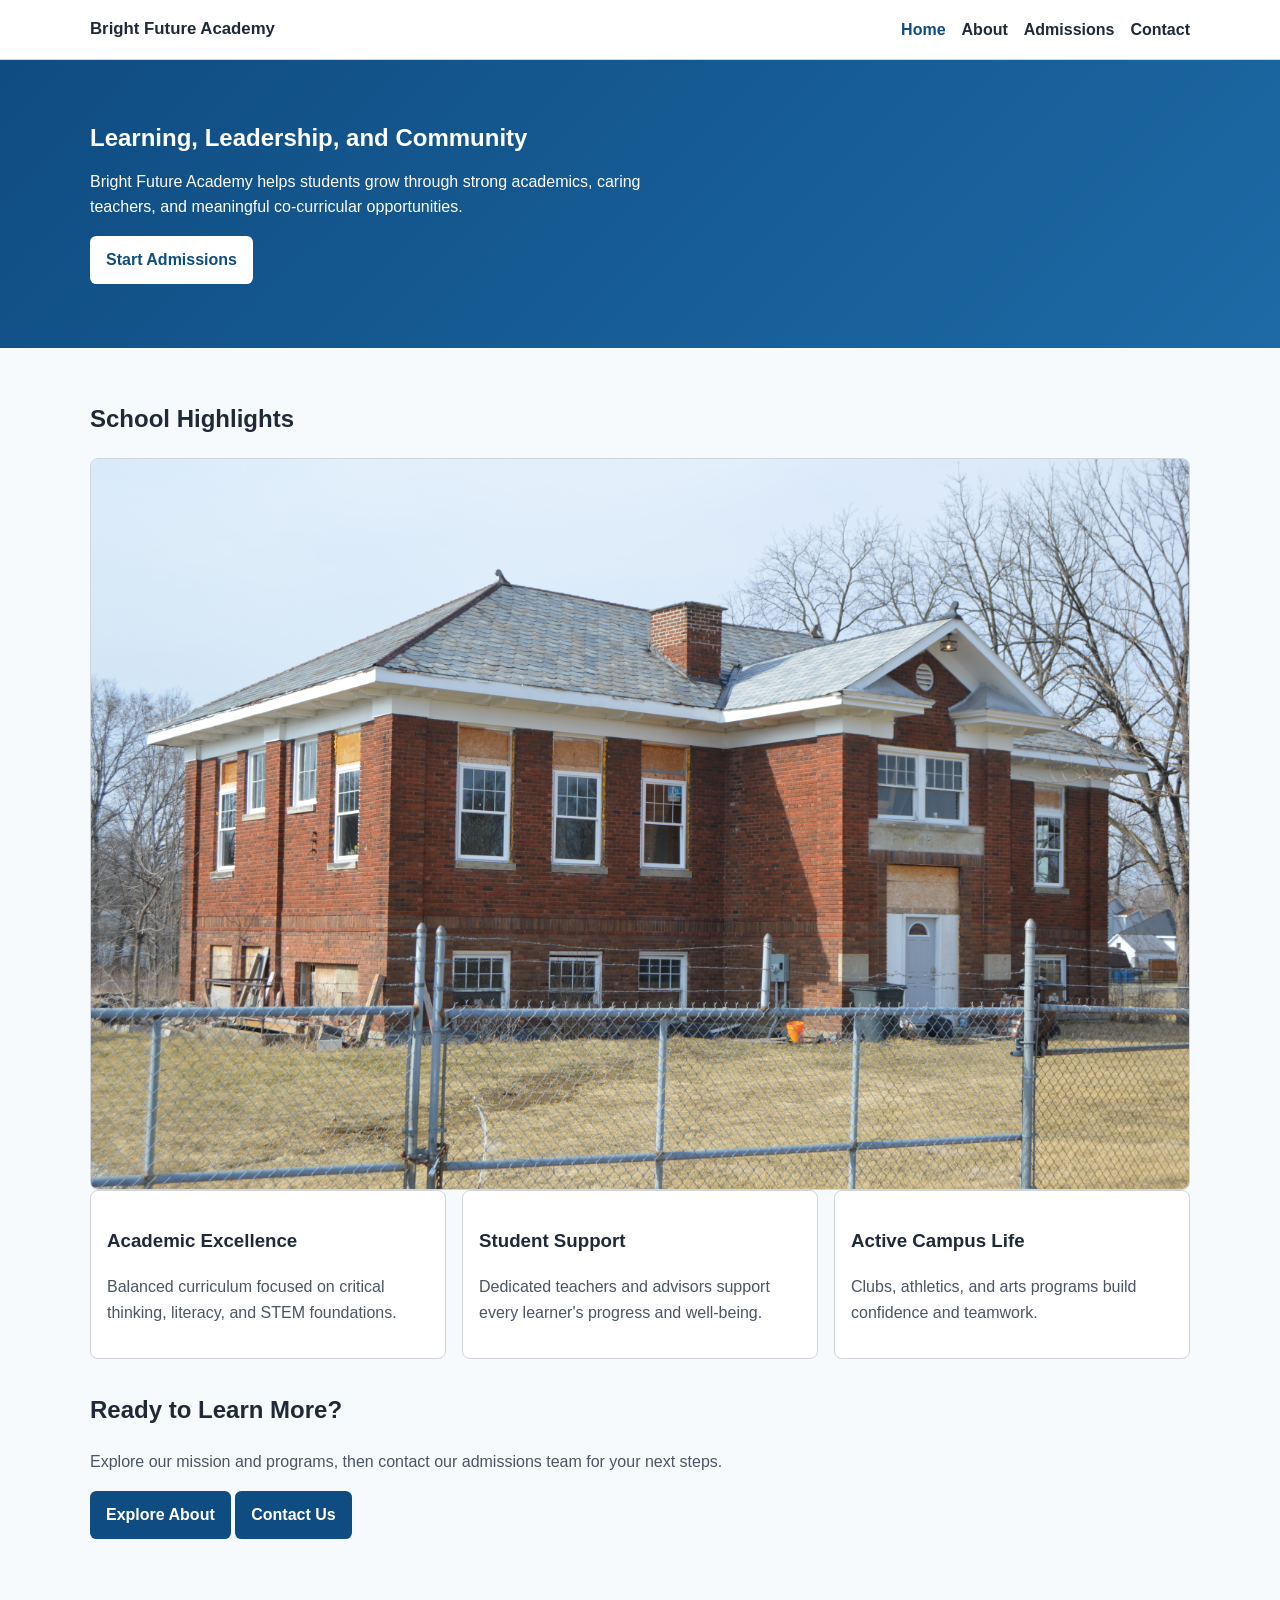
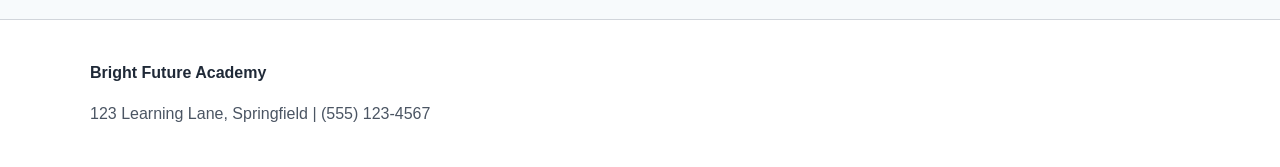
<file: index.html>
<!doctype html>
<html lang="en">
  <head>
    <meta charset="UTF-8" />
    <meta name="viewport" content="width=device-width, initial-scale=1.0" />
    <meta
      name="description"
      content="Welcome to Bright Future Academy. Discover our programs, admissions process, and how to contact us."
    />
    <title>Bright Future Academy | Home</title>
    <link rel="stylesheet" href="assets/css/styles.css" />
  </head>
  <body>
    <a class="skip-link" href="#main-content">Skip to main content</a>
    <header class="site-header">
      <div class="container header-row">
        <a class="brand" href="index.html">Bright Future Academy</a>
        <button
          class="menu-toggle"
          type="button"
          aria-expanded="false"
          aria-controls="site-nav"
        >
          Menu
        </button>
        <nav id="site-nav" class="site-nav" aria-label="Primary navigation">
          <ul>
            <li><a href="index.html" aria-current="page">Home</a></li>
            <li><a href="about.html">About</a></li>
            <li><a href="admissions.html">Admissions</a></li>
            <li><a href="contact.html">Contact</a></li>
          </ul>
        </nav>
      </div>
    </header>

    <section class="hero" aria-labelledby="hero-heading">
      <div class="container">
        <h1 id="hero-heading">Learning, Leadership, and Community</h1>
        <p>
          Bright Future Academy helps students grow through strong academics,
          caring teachers, and meaningful co-curricular opportunities.
        </p>
        <a class="button secondary" href="admissions.html">Start Admissions</a>
      </div>
    </section>

    <main id="main-content">
      <div class="container">
        <section class="section" aria-labelledby="highlights-heading">
          <h2 id="highlights-heading">School Highlights</h2>
          <img
            class="feature-image"
            src="assets/images/school-building.jpg"
            alt="Historic school building exterior representing campus life"
          />
          <div class="grid">
            <article class="card">
              <h3>Academic Excellence</h3>
              <p class="muted">
                Balanced curriculum focused on critical thinking, literacy, and
                STEM foundations.
              </p>
            </article>
            <article class="card">
              <h3>Student Support</h3>
              <p class="muted">
                Dedicated teachers and advisors support every learner's
                progress and well-being.
              </p>
            </article>
            <article class="card">
              <h3>Active Campus Life</h3>
              <p class="muted">
                Clubs, athletics, and arts programs build confidence and
                teamwork.
              </p>
            </article>
          </div>
        </section>

        <section class="section" aria-labelledby="next-steps-heading">
          <h2 id="next-steps-heading">Ready to Learn More?</h2>
          <p class="muted">
            Explore our mission and programs, then contact our admissions team
            for your next steps.
          </p>
          <p>
            <a class="button" href="about.html">Explore About</a>
            <a class="button" href="contact.html">Contact Us</a>
          </p>
        </section>
      </div>
    </main>

    <footer class="site-footer">
      <div class="container">
        <p><strong>Bright Future Academy</strong></p>
        <p class="muted">123 Learning Lane, Springfield | (555) 123-4567</p>
      </div>
    </footer>
    <script src="assets/js/main.js"></script>
  </body>
</html>
</file>
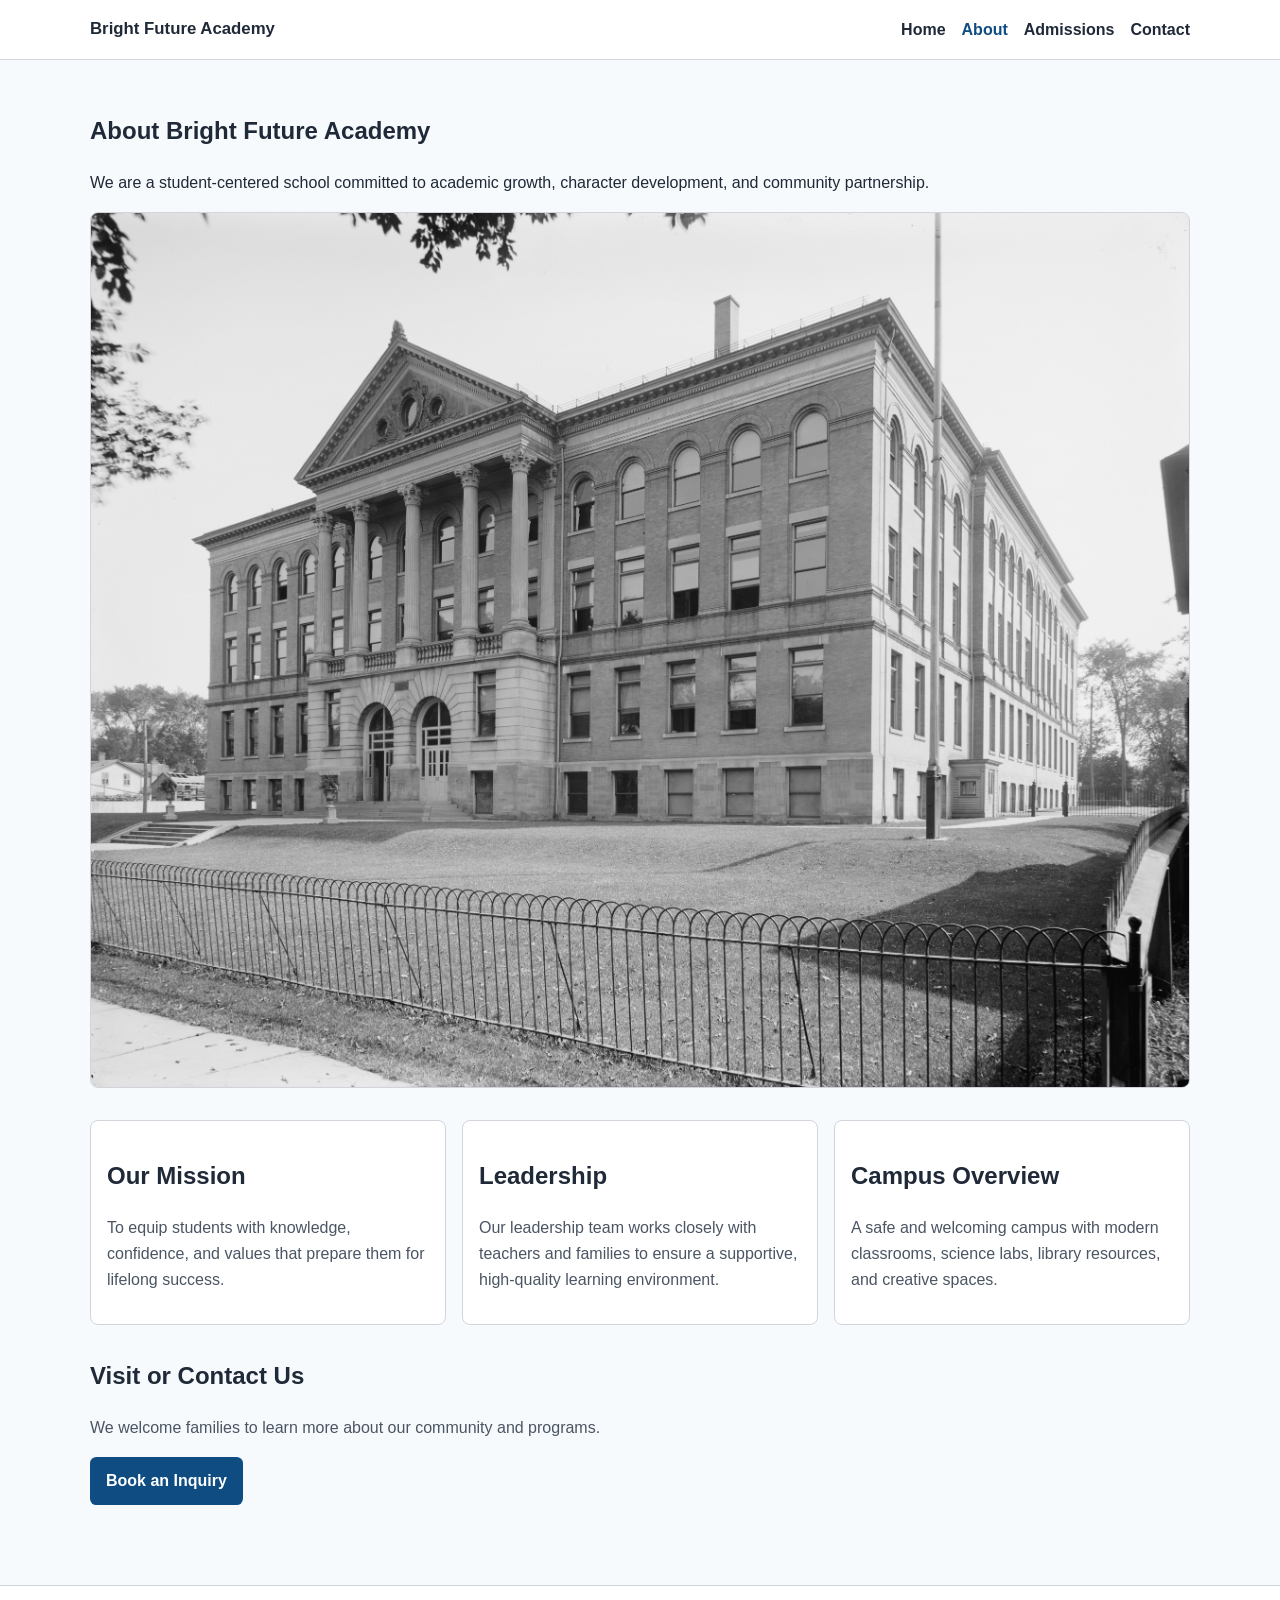
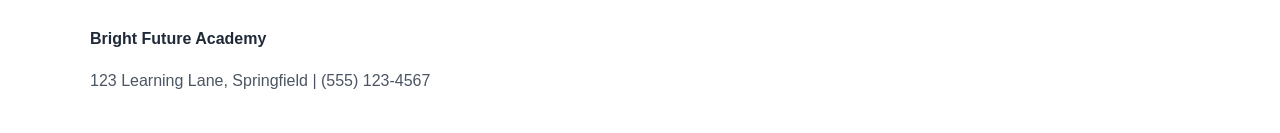
<file: about.html>
<!doctype html>
<html lang="en">
  <head>
    <meta charset="UTF-8" />
    <meta name="viewport" content="width=device-width, initial-scale=1.0" />
    <meta
      name="description"
      content="Learn about Bright Future Academy's mission, leadership, and campus life."
    />
    <title>Bright Future Academy | About</title>
    <link rel="stylesheet" href="assets/css/styles.css" />
  </head>
  <body>
    <a class="skip-link" href="#main-content">Skip to main content</a>
    <header class="site-header">
      <div class="container header-row">
        <a class="brand" href="index.html">Bright Future Academy</a>
        <button
          class="menu-toggle"
          type="button"
          aria-expanded="false"
          aria-controls="site-nav"
        >
          Menu
        </button>
        <nav id="site-nav" class="site-nav" aria-label="Primary navigation">
          <ul>
            <li><a href="index.html">Home</a></li>
            <li><a href="about.html" aria-current="page">About</a></li>
            <li><a href="admissions.html">Admissions</a></li>
            <li><a href="contact.html">Contact</a></li>
          </ul>
        </nav>
      </div>
    </header>

    <main id="main-content">
      <div class="container">
        <section class="section" aria-labelledby="about-heading">
          <h1 id="about-heading">About Bright Future Academy</h1>
          <p>
            We are a student-centered school committed to academic growth,
            character development, and community partnership.
          </p>
          <img
            class="feature-image"
            src="assets/images/academy-building.jpg"
            alt="School academy facade showing traditional architecture"
          />
        </section>

        <section class="section grid" aria-labelledby="mission-heading">
          <article class="card">
            <h2 id="mission-heading">Our Mission</h2>
            <p class="muted">
              To equip students with knowledge, confidence, and values that
              prepare them for lifelong success.
            </p>
          </article>
          <article class="card">
            <h2>Leadership</h2>
            <p class="muted">
              Our leadership team works closely with teachers and families to
              ensure a supportive, high-quality learning environment.
            </p>
          </article>
          <article class="card">
            <h2>Campus Overview</h2>
            <p class="muted">
              A safe and welcoming campus with modern classrooms, science labs,
              library resources, and creative spaces.
            </p>
          </article>
        </section>

        <section class="section" aria-labelledby="cta-heading">
          <h2 id="cta-heading">Visit or Contact Us</h2>
          <p class="muted">
            We welcome families to learn more about our community and programs.
          </p>
          <p><a class="button" href="contact.html">Book an Inquiry</a></p>
        </section>
      </div>
    </main>

    <footer class="site-footer">
      <div class="container">
        <p><strong>Bright Future Academy</strong></p>
        <p class="muted">123 Learning Lane, Springfield | (555) 123-4567</p>
      </div>
    </footer>
    <script src="assets/js/main.js"></script>
  </body>
</html>
</file>
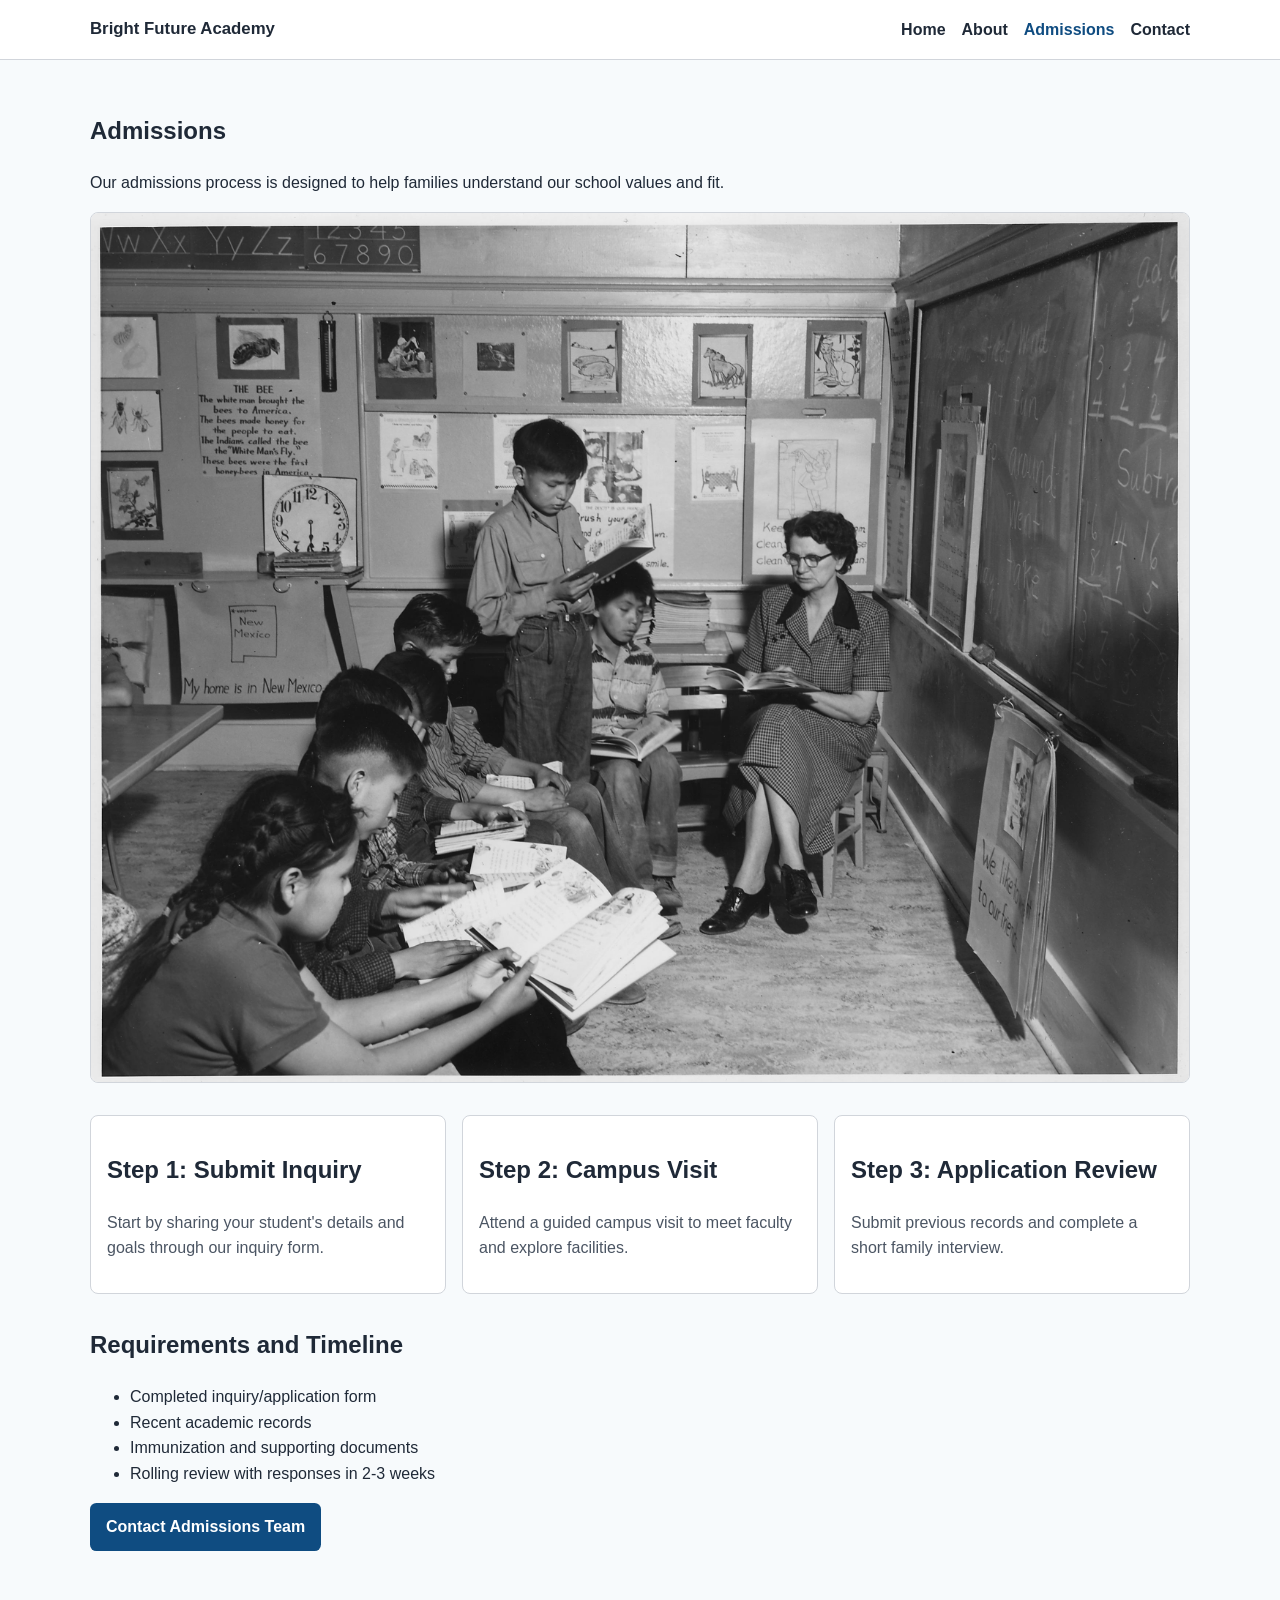
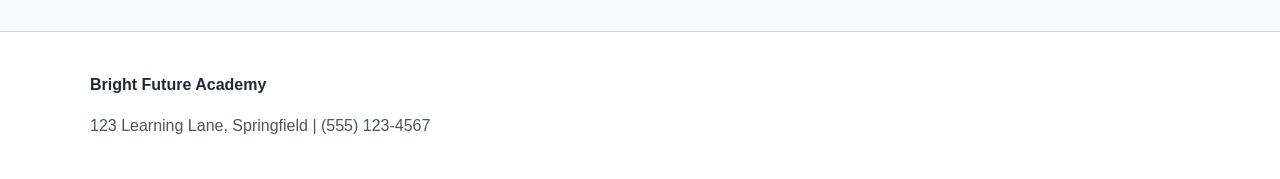
<file: admissions.html>
<!doctype html>
<html lang="en">
  <head>
    <meta charset="UTF-8" />
    <meta name="viewport" content="width=device-width, initial-scale=1.0" />
    <meta
      name="description"
      content="Review Bright Future Academy's admissions process, requirements, and timeline."
    />
    <title>Bright Future Academy | Admissions</title>
    <link rel="stylesheet" href="assets/css/styles.css" />
  </head>
  <body>
    <a class="skip-link" href="#main-content">Skip to main content</a>
    <header class="site-header">
      <div class="container header-row">
        <a class="brand" href="index.html">Bright Future Academy</a>
        <button
          class="menu-toggle"
          type="button"
          aria-expanded="false"
          aria-controls="site-nav"
        >
          Menu
        </button>
        <nav id="site-nav" class="site-nav" aria-label="Primary navigation">
          <ul>
            <li><a href="index.html">Home</a></li>
            <li><a href="about.html">About</a></li>
            <li><a href="admissions.html" aria-current="page">Admissions</a></li>
            <li><a href="contact.html">Contact</a></li>
          </ul>
        </nav>
      </div>
    </header>

    <main id="main-content">
      <div class="container">
        <section class="section" aria-labelledby="admissions-heading">
          <h1 id="admissions-heading">Admissions</h1>
          <p>
            Our admissions process is designed to help families understand our
            school values and fit.
          </p>
          <img
            class="feature-image"
            src="assets/images/classroom-students.jpg"
            alt="Teacher and students in a classroom setting"
          />
        </section>

        <section class="section grid" aria-labelledby="process-heading">
          <article class="card">
            <h2 id="process-heading">Step 1: Submit Inquiry</h2>
            <p class="muted">
              Start by sharing your student's details and goals through our
              inquiry form.
            </p>
          </article>
          <article class="card">
            <h2>Step 2: Campus Visit</h2>
            <p class="muted">
              Attend a guided campus visit to meet faculty and explore
              facilities.
            </p>
          </article>
          <article class="card">
            <h2>Step 3: Application Review</h2>
            <p class="muted">
              Submit previous records and complete a short family interview.
            </p>
          </article>
        </section>

        <section class="section" aria-labelledby="requirements-heading">
          <h2 id="requirements-heading">Requirements and Timeline</h2>
          <ul>
            <li>Completed inquiry/application form</li>
            <li>Recent academic records</li>
            <li>Immunization and supporting documents</li>
            <li>Rolling review with responses in 2-3 weeks</li>
          </ul>
          <p>
            <a class="button" href="contact.html">Contact Admissions Team</a>
          </p>
        </section>
      </div>
    </main>

    <footer class="site-footer">
      <div class="container">
        <p><strong>Bright Future Academy</strong></p>
        <p class="muted">123 Learning Lane, Springfield | (555) 123-4567</p>
      </div>
    </footer>
    <script src="assets/js/main.js"></script>
  </body>
</html>
</file>
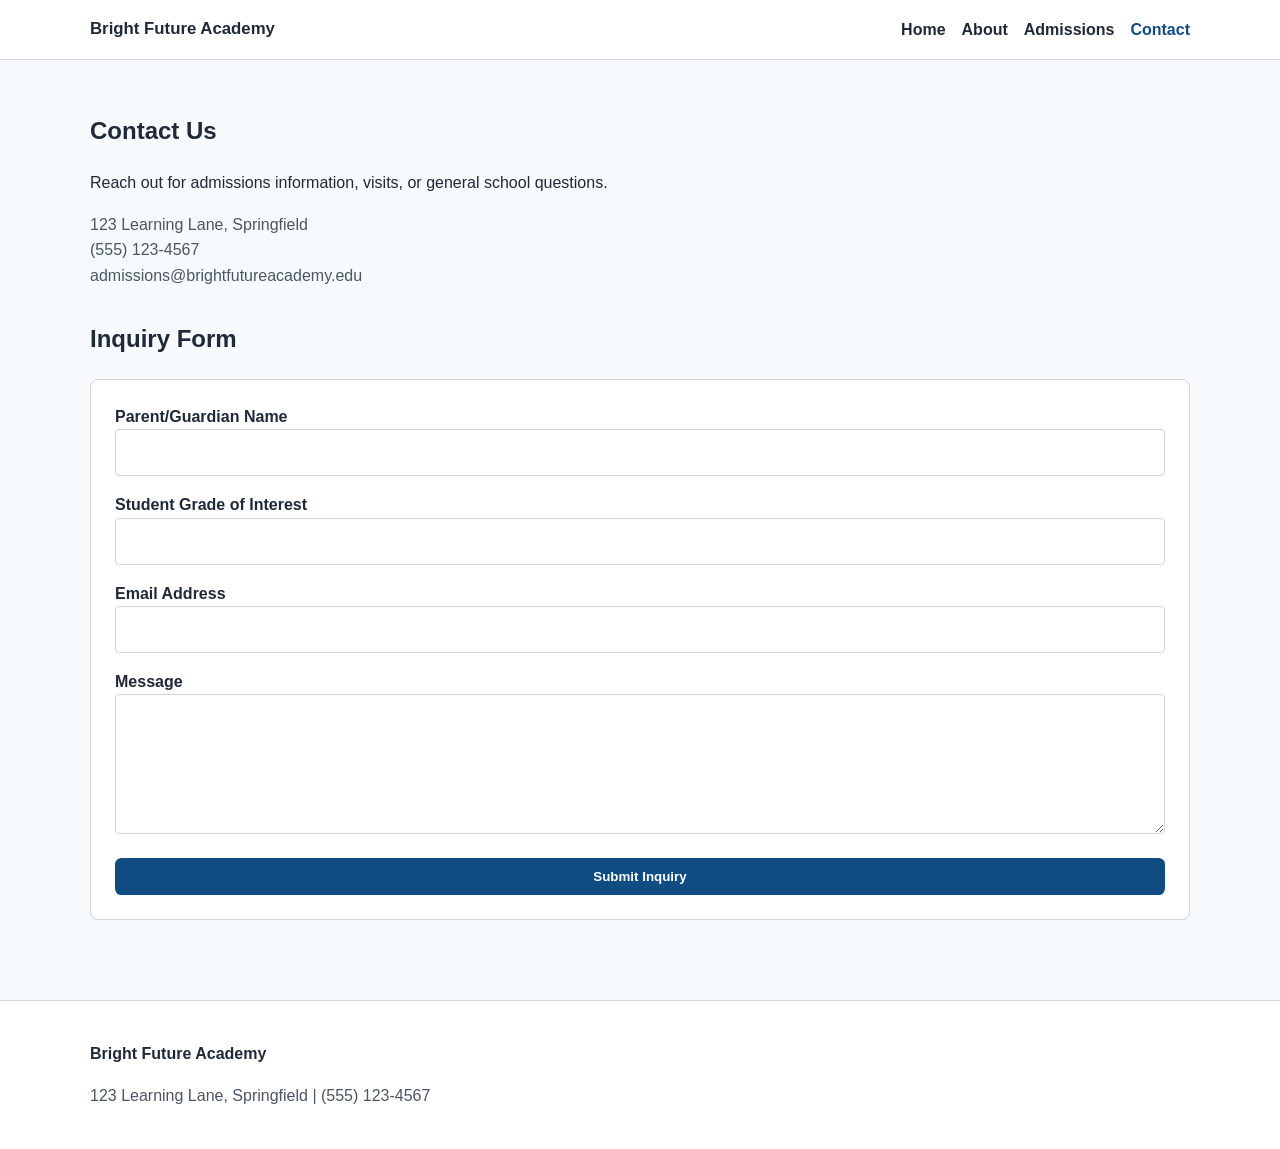
<file: contact.html>
<!doctype html>
<html lang="en">
  <head>
    <meta charset="UTF-8" />
    <meta name="viewport" content="width=device-width, initial-scale=1.0" />
    <meta
      name="description"
      content="Contact Bright Future Academy for admissions and general inquiries."
    />
    <title>Bright Future Academy | Contact</title>
    <link rel="stylesheet" href="assets/css/styles.css" />
  </head>
  <body>
    <a class="skip-link" href="#main-content">Skip to main content</a>
    <header class="site-header">
      <div class="container header-row">
        <a class="brand" href="index.html">Bright Future Academy</a>
        <button
          class="menu-toggle"
          type="button"
          aria-expanded="false"
          aria-controls="site-nav"
        >
          Menu
        </button>
        <nav id="site-nav" class="site-nav" aria-label="Primary navigation">
          <ul>
            <li><a href="index.html">Home</a></li>
            <li><a href="about.html">About</a></li>
            <li><a href="admissions.html">Admissions</a></li>
            <li><a href="contact.html" aria-current="page">Contact</a></li>
          </ul>
        </nav>
      </div>
    </header>

    <main id="main-content">
      <div class="container">
        <section class="section" aria-labelledby="contact-heading">
          <h1 id="contact-heading">Contact Us</h1>
          <p>
            Reach out for admissions information, visits, or general school
            questions.
          </p>
          <p class="muted">
            123 Learning Lane, Springfield<br />
            (555) 123-4567<br />
            admissions@brightfutureacademy.edu
          </p>
        </section>

        <section class="section" aria-labelledby="form-heading">
          <h2 id="form-heading">Inquiry Form</h2>
          <form
            name="inquiry"
            method="POST"
            data-netlify="true"
            netlify-honeypot="bot-field"
            action="contact.html?submitted=true"
          >
            <input type="hidden" name="form-name" value="inquiry" />
            <p hidden>
              <label>
                Do not fill this out:
                <input name="bot-field" />
              </label>
            </p>

            <div>
              <label for="parent-name">Parent/Guardian Name</label>
              <input id="parent-name" name="parentName" type="text" required />
            </div>

            <div>
              <label for="student-grade">Student Grade of Interest</label>
              <input
                id="student-grade"
                name="studentGrade"
                type="text"
                required
              />
            </div>

            <div>
              <label for="email">Email Address</label>
              <input id="email" name="email" type="email" required />
            </div>

            <div>
              <label for="message">Message</label>
              <textarea id="message" name="message" required></textarea>
            </div>

            <button class="button" type="submit">Submit Inquiry</button>
          </form>
          <p id="form-status" class="muted" aria-live="polite"></p>
        </section>
      </div>
    </main>

    <footer class="site-footer">
      <div class="container">
        <p><strong>Bright Future Academy</strong></p>
        <p class="muted">123 Learning Lane, Springfield | (555) 123-4567</p>
      </div>
    </footer>
    <script src="assets/js/main.js"></script>
  </body>
</html>
</file>
<file: assets/css/styles.css>
:root {
  --bg: #f7fafc;
  --surface: #ffffff;
  --text: #1f2937;
  --muted: #4b5563;
  --primary: #0f4c81;
  --primary-contrast: #ffffff;
  --border: #d1d5db;
  --focus: #f59e0b;
  --max-width: 1100px;
  --space-1: 0.5rem;
  --space-2: 1rem;
  --space-3: 1.5rem;
  --space-4: 2rem;
}

*,
*::before,
*::after {
  box-sizing: border-box;
}

html {
  scroll-behavior: smooth;
}

body {
  margin: 0;
  font-family: "Segoe UI", Tahoma, Geneva, Verdana, sans-serif;
  line-height: 1.6;
  color: var(--text);
  background: var(--bg);
}

a {
  color: var(--primary);
}

a:focus-visible,
button:focus-visible,
input:focus-visible,
textarea:focus-visible {
  outline: 3px solid var(--focus);
  outline-offset: 2px;
}

.container {
  width: min(100% - 2rem, var(--max-width));
  margin-inline: auto;
}

.skip-link {
  position: absolute;
  left: -999px;
  top: 1rem;
  z-index: 10;
  background: var(--focus);
  color: #111827;
  padding: var(--space-1) var(--space-2);
  text-decoration: none;
  border-radius: 0.25rem;
}

.skip-link:focus {
  left: 1rem;
}

.site-header {
  background: var(--surface);
  border-bottom: 1px solid var(--border);
}

.header-row {
  display: flex;
  align-items: center;
  justify-content: space-between;
  gap: var(--space-2);
  padding: var(--space-2) 0;
}

.brand {
  text-decoration: none;
  color: var(--text);
  font-weight: 700;
  font-size: 1.05rem;
}

.menu-toggle {
  display: none;
  border: 1px solid var(--border);
  background: var(--surface);
  border-radius: 0.25rem;
  padding: 0.45rem 0.65rem;
}

.site-nav ul {
  display: flex;
  list-style: none;
  padding: 0;
  margin: 0;
  gap: var(--space-2);
}

.site-nav a {
  text-decoration: none;
  color: var(--text);
  font-weight: 600;
}

.site-nav a[aria-current="page"] {
  color: var(--primary);
}

.hero {
  background: linear-gradient(135deg, #0f4c81, #1d6aa6);
  color: var(--primary-contrast);
  padding: 4rem 0;
}

.hero h1 {
  margin: 0 0 var(--space-2) 0;
  line-height: 1.2;
}

.hero p {
  max-width: 65ch;
}

.button {
  display: inline-block;
  background: var(--primary);
  color: var(--primary-contrast);
  padding: 0.7rem 1rem;
  border-radius: 0.4rem;
  text-decoration: none;
  border: 0;
  cursor: pointer;
  font-weight: 600;
}

.button.secondary {
  background: #ffffff;
  color: #0f4c81;
}

main {
  padding: var(--space-4) 0;
}

.section + .section {
  margin-top: var(--space-4);
}

.grid {
  display: grid;
  gap: var(--space-2);
  grid-template-columns: repeat(auto-fit, minmax(220px, 1fr));
}

.card {
  background: var(--surface);
  border: 1px solid var(--border);
  border-radius: 0.5rem;
  padding: var(--space-2);
}

.feature-image {
  width: 100%;
  height: auto;
  display: block;
  border-radius: 0.5rem;
  border: 1px solid var(--border);
}

.muted {
  color: var(--muted);
}

form {
  display: grid;
  gap: var(--space-2);
  background: var(--surface);
  border: 1px solid var(--border);
  border-radius: 0.5rem;
  padding: var(--space-3);
}

label {
  font-weight: 600;
}

input,
textarea {
  width: 100%;
  border: 1px solid var(--border);
  border-radius: 0.25rem;
  padding: 0.6rem 0.7rem;
  font: inherit;
}

textarea {
  min-height: 140px;
}

.site-footer {
  margin-top: var(--space-4);
  border-top: 1px solid var(--border);
  background: var(--surface);
}

.site-footer .container {
  padding: var(--space-3) 0;
}

@media (max-width: 760px) {
  .menu-toggle {
    display: inline-block;
  }

  .site-nav {
    display: none;
    width: 100%;
  }

  .site-nav.open {
    display: block;
  }

  .header-row {
    flex-wrap: wrap;
  }

  .site-nav ul {
    flex-direction: column;
    padding: var(--space-1) 0 var(--space-2);
  }
}
</file>
